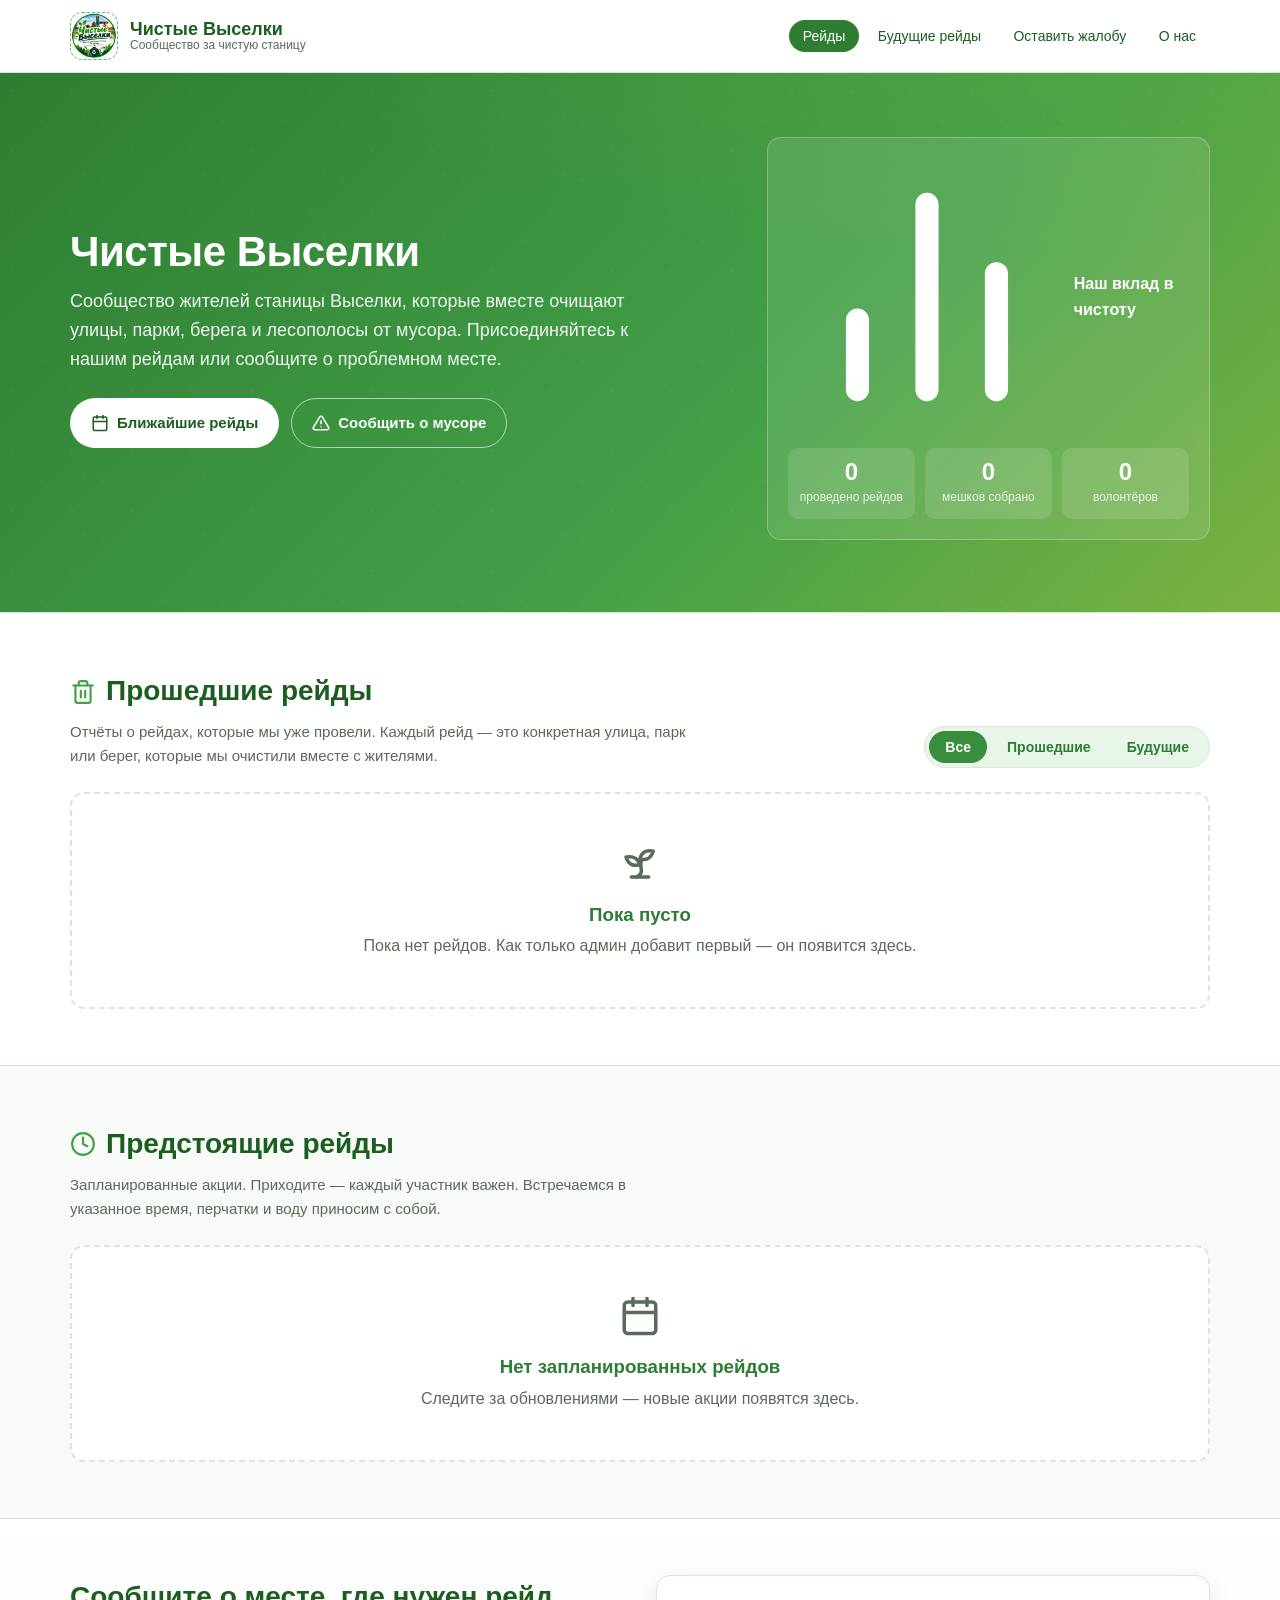
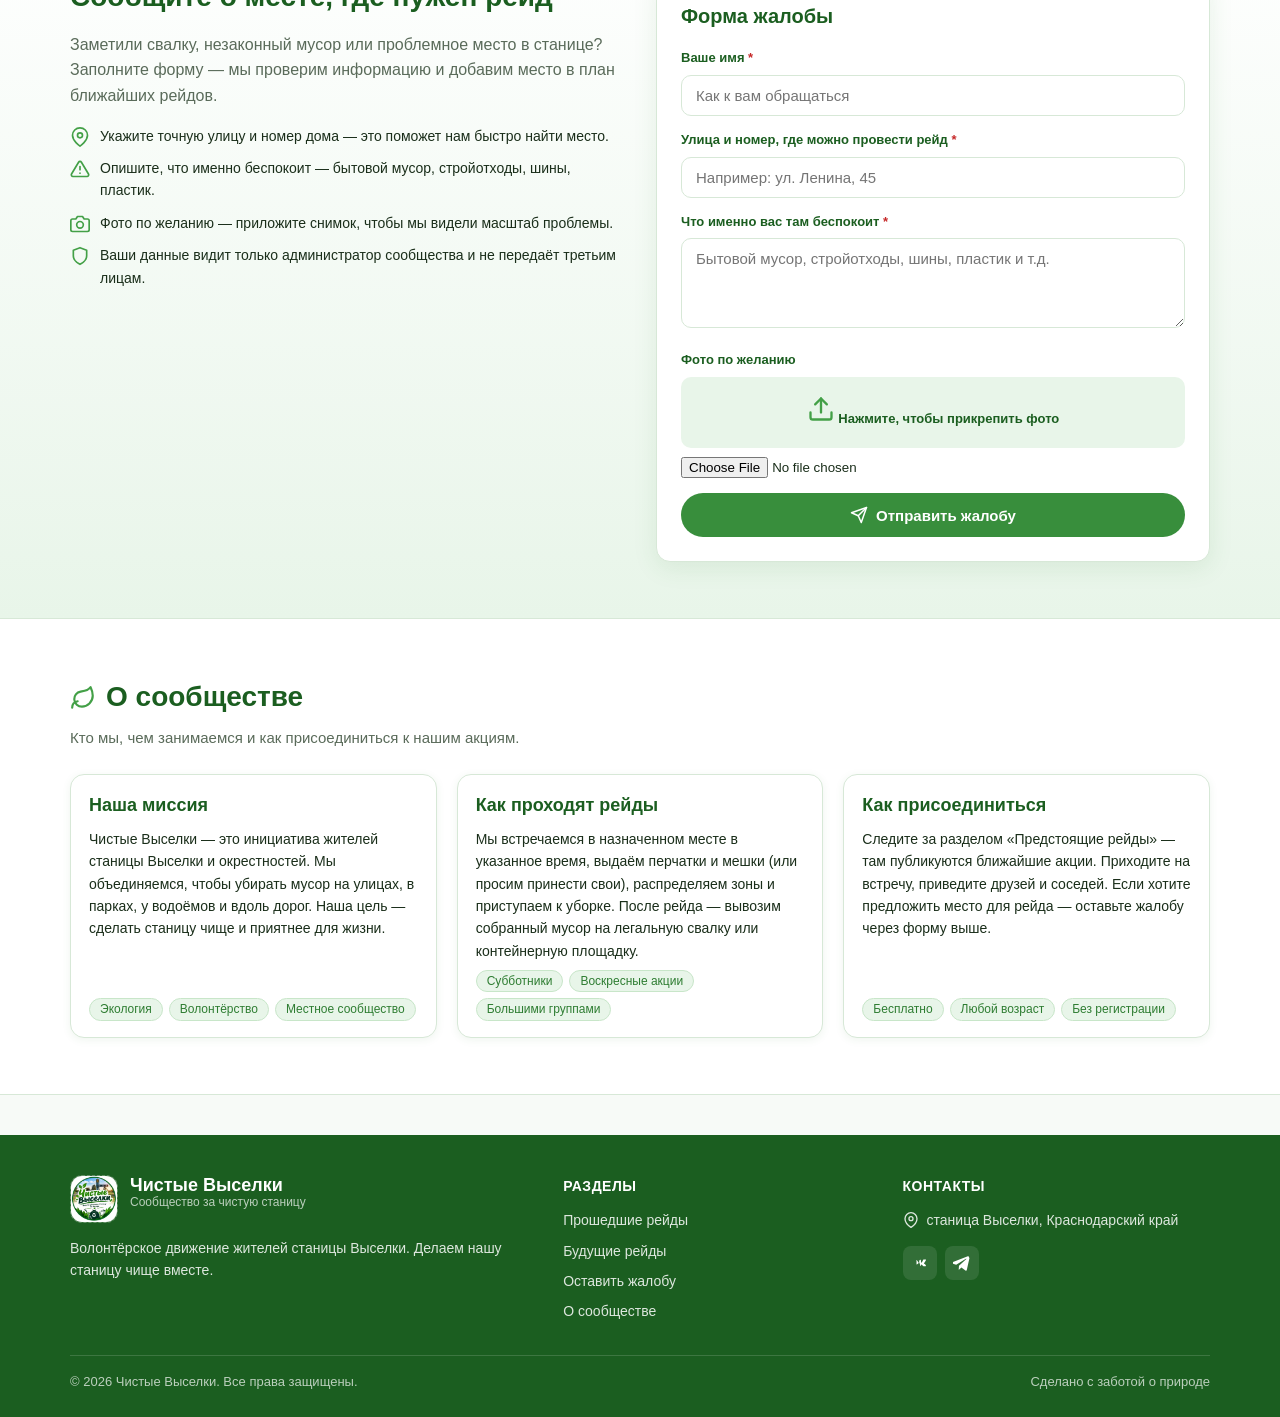
<file: index.html>
<!DOCTYPE html>
<html lang="ru">
<head>
<meta charset="UTF-8">
<meta name="viewport" content="width=device-width, initial-scale=1.0">
<title>Чистые Выселки — сообщество за чистую станицу</title>
<meta name="description" content="Чистые Выселки — сообщество жителей, которые очищают станицу Выселки от мусора. Информация о рейдах, подача жалоб, присоединиться к волонтёрам.">
<link rel="icon" type="image/png" href="logo.png">
<link rel="stylesheet" href="css/style.css">
</head>
<body>

<header class="site-header">
  <div class="header-inner">
    <a href="index.html" class="brand">
      <span class="logo-slot brand-logo" id="logoSlot">
        <svg viewBox="0 0 24 24" fill="none" stroke="currentColor" stroke-width="2" stroke-linecap="round" stroke-linejoin="round"><path d="M11 20A7 7 0 0 1 9.8 6.1C15.5 5 17 4.48 19 2c1 2 2 4.18 2 8 0 5.5-4.78 10-10 10z"/><path d="M2 21c0-3 1.85-5.36 5.08-6"/></svg>
      </span>
      <span class="brand-text">
        <span class="brand-title">Чистые Выселки</span>
        <span class="brand-sub">Сообщество за чистую станицу</span>
      </span>
    </a>
    <nav class="nav">
      <div class="nav-links" id="navLinks">
        <a href="#raids" class="active">Рейды</a>
        <a href="#upcoming">Будущие рейды</a>
        <a href="#complaint">Оставить жалобу</a>
        <a href="#about">О нас</a>
      </div>
      <button class="burger" id="burger" aria-label="Меню">
        <svg viewBox="0 0 24 24" fill="none" stroke="currentColor" stroke-width="2" stroke-linecap="round" stroke-linejoin="round"><line x1="3" y1="12" x2="21" y2="12"/><line x1="3" y1="6" x2="21" y2="6"/><line x1="3" y1="18" x2="21" y2="18"/></svg>
      </button>
    </nav>
  </div>
</header>

<section class="hero">
  <div class="container hero-inner">
    <div>
      <h1>Чистые Выселки</h1>
      <p class="lead">Сообщество жителей станицы Выселки, которые вместе очищают улицы, парки, берега и лесополосы от мусора. Присоединяйтесь к нашим рейдам или сообщите о проблемном месте.</p>
      <div class="hero-actions">
        <a href="#upcoming" class="btn btn-primary">
          <svg viewBox="0 0 24 24" fill="none" stroke="currentColor" stroke-width="2" stroke-linecap="round" stroke-linejoin="round"><rect x="3" y="4" width="18" height="18" rx="2"/><line x1="16" y1="2" x2="16" y2="6"/><line x1="8" y1="2" x2="8" y2="6"/><line x1="3" y1="10" x2="21" y2="10"/></svg>
          Ближайшие рейды
        </a>
        <a href="#complaint" class="btn btn-outline">
          <svg viewBox="0 0 24 24" fill="none" stroke="currentColor" stroke-width="2" stroke-linecap="round" stroke-linejoin="round"><path d="M10.29 3.86L1.82 18a2 2 0 0 0 1.71 3h16.94a2 2 0 0 0 1.71-3L13.71 3.86a2 2 0 0 0-3.42 0z"/><line x1="12" y1="9" x2="12" y2="13"/><line x1="12" y1="17" x2="12.01" y2="17"/></svg>
          Сообщить о мусоре
        </a>
      </div>
    </div>
    <div class="hero-card">
      <h3>
        <svg viewBox="0 0 24 24" fill="none" stroke="currentColor" stroke-width="2" stroke-linecap="round" stroke-linejoin="round"><line x1="18" y1="20" x2="18" y2="10"/><line x1="12" y1="20" x2="12" y2="4"/><line x1="6" y1="20" x2="6" y2="14"/></svg>
        Наш вклад в чистоту
      </h3>
      <div class="stats" id="heroStats">
        <div class="stat"><div class="num" id="statRaids">0</div><div class="lbl">проведено рейдов</div></div>
        <div class="stat"><div class="num" id="statBags">0</div><div class="lbl">мешков собрано</div></div>
        <div class="stat"><div class="num" id="statPeople">0</div><div class="lbl">волонтёров</div></div>
      </div>
    </div>
  </div>
</section>

<section class="section alt" id="raids">
  <div class="container">
    <div class="section-head">
      <div>
        <h2>
          <svg viewBox="0 0 24 24" fill="none" stroke="currentColor" stroke-width="2" stroke-linecap="round" stroke-linejoin="round"><path d="M3 6h18"/><path d="M19 6v14a2 2 0 0 1-2 2H7a2 2 0 0 1-2-2V6"/><path d="M8 6V4a2 2 0 0 1 2-2h4a2 2 0 0 1 2 2v2"/><line x1="10" y1="11" x2="10" y2="17"/><line x1="14" y1="11" x2="14" y2="17"/></svg>
          Прошедшие рейды
        </h2>
        <p>Отчёты о рейдах, которые мы уже провели. Каждый рейд — это конкретная улица, парк или берег, которые мы очистили вместе с жителями.</p>
      </div>
      <div class="tabs" id="raidTabs">
        <button class="tab active" data-filter="all">Все</button>
        <button class="tab" data-filter="past">Прошедшие</button>
        <button class="tab" data-filter="upcoming">Будущие</button>
      </div>
    </div>
    <div class="grid grid-raids" id="raidsGrid"></div>
  </div>
</section>

<section class="section" id="upcoming">
  <div class="container">
    <div class="section-head">
      <div>
        <h2>
          <svg viewBox="0 0 24 24" fill="none" stroke="currentColor" stroke-width="2" stroke-linecap="round" stroke-linejoin="round"><circle cx="12" cy="12" r="10"/><polyline points="12 6 12 12 16 14"/></svg>
          Предстоящие рейды
        </h2>
        <p>Запланированные акции. Приходите — каждый участник важен. Встречаемся в указанное время, перчатки и воду приносим с собой.</p>
      </div>
    </div>
    <div class="grid grid-upcoming" id="upcomingList"></div>
  </div>
</section>

<section class="section complaint-section" id="complaint">
  <div class="container complaint-grid">
    <div class="complaint-info">
      <h2>Сообщите о месте, где нужен рейд</h2>
      <p>Заметили свалку, незаконный мусор или проблемное место в станице? Заполните форму — мы проверим информацию и добавим место в план ближайших рейдов.</p>
      <ul class="complaint-list">
        <li>
          <svg viewBox="0 0 24 24" fill="none" stroke="currentColor" stroke-width="2" stroke-linecap="round" stroke-linejoin="round"><path d="M21 10c0 7-9 13-9 13s-9-6-9-13a9 9 0 0 1 18 0z"/><circle cx="12" cy="10" r="3"/></svg>
          <span>Укажите точную улицу и номер дома — это поможет нам быстро найти место.</span>
        </li>
        <li>
          <svg viewBox="0 0 24 24" fill="none" stroke="currentColor" stroke-width="2" stroke-linecap="round" stroke-linejoin="round"><path d="M10.29 3.86L1.82 18a2 2 0 0 0 1.71 3h16.94a2 2 0 0 0 1.71-3L13.71 3.86a2 2 0 0 0-3.42 0z"/><line x1="12" y1="9" x2="12" y2="13"/><line x1="12" y1="17" x2="12.01" y2="17"/></svg>
          <span>Опишите, что именно беспокоит — бытовой мусор, стройотходы, шины, пластик.</span>
        </li>
        <li>
          <svg viewBox="0 0 24 24" fill="none" stroke="currentColor" stroke-width="2" stroke-linecap="round" stroke-linejoin="round"><path d="M23 19a2 2 0 0 1-2 2H3a2 2 0 0 1-2-2V8a2 2 0 0 1 2-2h4l2-3h6l2 3h4a2 2 0 0 1 2 2z"/><circle cx="12" cy="13" r="4"/></svg>
          <span>Фото по желанию — приложите снимок, чтобы мы видели масштаб проблемы.</span>
        </li>
        <li>
          <svg viewBox="0 0 24 24" fill="none" stroke="currentColor" stroke-width="2" stroke-linecap="round" stroke-linejoin="round"><path d="M12 22s8-4 8-10V5l-8-3-8 3v7c0 6 8 10 8 10z"/></svg>
          <span>Ваши данные видит только администратор сообщества и не передаёт третьим лицам.</span>
        </li>
      </ul>
    </div>

    <div class="form-card">
      <h3>Форма жалобы</h3>
      <div id="complaintAlert"></div>
      <form id="complaintForm" autocomplete="off">
        <div class="field">
          <label for="cName">Ваше имя <span class="req">*</span></label>
          <input type="text" id="cName" name="name" placeholder="Как к вам обращаться" required maxlength="80">
        </div>
        <div class="field">
          <label for="cAddress">Улица и номер, где можно провести рейд <span class="req">*</span></label>
          <input type="text" id="cAddress" name="address" placeholder="Например: ул. Ленина, 45" required maxlength="120">
        </div>
        <div class="field">
          <label for="cProblem">Что именно вас там беспокоит <span class="req">*</span></label>
          <textarea id="cProblem" name="problem" placeholder="Бытовой мусор, стройотходы, шины, пластик и т.д." required maxlength="600"></textarea>
        </div>
        <div class="field">
          <label>Фото по желанию</label>
          <label class="file-drop" for="cPhoto">
            <svg viewBox="0 0 24 24" fill="none" stroke="currentColor" stroke-width="2" stroke-linecap="round" stroke-linejoin="round"><path d="M21 15v4a2 2 0 0 1-2 2H5a2 2 0 0 1-2-2v-4"/><polyline points="17 8 12 3 7 8"/><line x1="12" y1="3" x2="12" y2="15"/></svg>
            <span id="cPhotoLabel">Нажмите, чтобы прикрепить фото</span>
            <span class="filename" id="cFileName"></span>
          </label>
          <input type="file" id="cPhoto" accept="image/*">
          <div class="preview-img" id="cPreview" style="display:none"></div>
        </div>
        <button type="submit" class="btn btn-solid" style="width:100%;justify-content:center">
          <svg viewBox="0 0 24 24" fill="none" stroke="currentColor" stroke-width="2" stroke-linecap="round" stroke-linejoin="round"><line x1="22" y1="2" x2="11" y2="13"/><polygon points="22 2 15 22 11 13 2 9 22 2"/></svg>
          Отправить жалобу
        </button>
      </form>
    </div>
  </div>
</section>

<section class="section alt" id="about">
  <div class="container">
    <div class="section-head">
      <div>
        <h2>
          <svg viewBox="0 0 24 24" fill="none" stroke="currentColor" stroke-width="2" stroke-linecap="round" stroke-linejoin="round"><path d="M11 20A7 7 0 0 1 9.8 6.1C15.5 5 17 4.48 19 2c1 2 2 4.18 2 8 0 5.5-4.78 10-10 10z"/><path d="M2 21c0-3 1.85-5.36 5.08-6"/></svg>
          О сообществе
        </h2>
        <p>Кто мы, чем занимаемся и как присоединиться к нашим акциям.</p>
      </div>
    </div>
    <div class="grid grid-raids">
      <div class="card">
        <div class="card-body">
          <h3>Наша миссия</h3>
          <p class="card-desc">Чистые Выселки — это инициатива жителей станицы Выселки и окрестностей. Мы объединяемся, чтобы убирать мусор на улицах, в парках, у водоёмов и вдоль дорог. Наша цель — сделать станицу чище и приятнее для жизни.</p>
          <div class="card-tags">
            <span class="tag">Экология</span>
            <span class="tag">Волонтёрство</span>
            <span class="tag">Местное сообщество</span>
          </div>
        </div>
      </div>
      <div class="card">
        <div class="card-body">
          <h3>Как проходят рейды</h3>
          <p class="card-desc">Мы встречаемся в назначенном месте в указанное время, выдаём перчатки и мешки (или просим принести свои), распределяем зоны и приступаем к уборке. После рейда — вывозим собранный мусор на легальную свалку или контейнерную площадку.</p>
          <div class="card-tags">
            <span class="tag">Субботники</span>
            <span class="tag">Воскресные акции</span>
            <span class="tag">Большими группами</span>
          </div>
        </div>
      </div>
      <div class="card">
        <div class="card-body">
          <h3>Как присоединиться</h3>
          <p class="card-desc">Следите за разделом «Предстоящие рейды» — там публикуются ближайшие акции. Приходите на встречу, приведите друзей и соседей. Если хотите предложить место для рейда — оставьте жалобу через форму выше.</p>
          <div class="card-tags">
            <span class="tag">Бесплатно</span>
            <span class="tag">Любой возраст</span>
            <span class="tag">Без регистрации</span>
          </div>
        </div>
      </div>
    </div>
  </div>
</section>

<footer class="site-footer">
  <div class="container">
    <div class="footer-grid">
      <div class="footer-col">
        <div class="brand">
          <span class="logo-slot brand-logo" style="background:rgba(255,255,255,.1);border-color:rgba(255,255,255,.25)">
            <svg viewBox="0 0 24 24" fill="none" stroke="#fff" stroke-width="2" stroke-linecap="round" stroke-linejoin="round" style="color:#fff"><path d="M11 20A7 7 0 0 1 9.8 6.1C15.5 5 17 4.48 19 2c1 2 2 4.18 2 8 0 5.5-4.78 10-10 10z"/><path d="M2 21c0-3 1.85-5.36 5.08-6"/></svg>
          </span>
          <span class="brand-text">
            <span class="brand-title">Чистые Выселки</span>
            <span class="brand-sub">Сообщество за чистую станицу</span>
          </span>
        </div>
        <p style="margin-top:14px">Волонтёрское движение жителей станицы Выселки. Делаем нашу станицу чище вместе.</p>
      </div>
      <div class="footer-col">
        <h4>Разделы</h4>
        <p><a href="#raids" style="color:rgba(255,255,255,.85)">Прошедшие рейды</a></p>
        <p><a href="#upcoming" style="color:rgba(255,255,255,.85)">Будущие рейды</a></p>
        <p><a href="#complaint" style="color:rgba(255,255,255,.85)">Оставить жалобу</a></p>
        <p><a href="#about" style="color:rgba(255,255,255,.85)">О сообществе</a></p>
      </div>
      <div class="footer-col">
        <h4>Контакты</h4>
        <p style="display:flex;align-items:center;gap:8px">
          <svg width="16" height="16" viewBox="0 0 24 24" fill="none" stroke="currentColor" stroke-width="2" stroke-linecap="round" stroke-linejoin="round"><path d="M21 10c0 7-9 13-9 13s-9-6-9-13a9 9 0 0 1 18 0z"/><circle cx="12" cy="10" r="3"/></svg>
          станица Выселки, Краснодарский край
        </p>
        <div class="social" style="margin-top:14px">
          <a href="#" aria-label="VK">
            <svg viewBox="0 0 24 24" fill="currentColor"><path d="M12.785 16.241s.288-.032.435-.193c.135-.148.131-.426.131-.426s-.019-1.302.576-1.495c.587-.19 1.341 1.262 2.142 1.82.605.422 1.064.33 1.064.33l2.137-.03s1.117-.071.587-.964c-.043-.073-.308-.661-1.588-1.87-1.34-1.264-1.16-1.059.453-3.246.983-1.332 1.376-2.145 1.253-2.493-.117-.332-.84-.244-.84-.244l-2.406.015s-.178-.024-.31.056c-.13.079-.213.262-.213.262s-.382 1.03-.89 1.907c-1.07 1.85-1.499 1.948-1.674 1.832-.407-.267-.305-1.575-.305-1.575s.04-1.504-.296-2.057c-.252-.415-.738-.319-.923-.244-.407.165-.617.466-.617.466s-.527 1.096-.587 1.832c-.06.737.001 1.864.001 1.864s-.06.295-.354.131c-.244-.135-.487-.487-.852-.964-.335-.435-.602-.949-.602-.949l-1.137-1.832s-.227-.453-.508-.262c-.294.198-.131 1.043-.131 1.043l.022 4.542s-.043.435.193.524c.27.105.852-.262.852-.262l1.95-1.65s.516-.786.786-.786z"/></svg>
          </a>
          <a href="#" aria-label="Telegram">
            <svg viewBox="0 0 24 24" fill="currentColor"><path d="M21.944 4.364L18.48 20.04c-.262 1.16-.95 1.446-1.92.9l-5.32-3.92-2.57 2.475c-.285.285-.524.524-1.073.524l.384-5.418 9.86-8.91c.43-.384-.093-.596-.668-.213L4.27 13.24l-5.243-1.642c-1.14-.356-1.16-1.14.24-1.69l20.5-7.91c.95-.355 1.78.213 1.472 1.366z" transform="translate(0 1)"/></svg>
          </a>
        </div>
      </div>
    </div>
    <div class="footer-bottom">
      <span>&copy; <span id="year">2026</span> Чистые Выселки. Все права защищены.</span>
      <span>Сделано с заботой о природе</span>
    </div>
  </div>
</footer>

<button class="fab" id="fabTop" aria-label="Наверх" title="Наверх" style="display:none">
  <svg viewBox="0 0 24 24" fill="none" stroke="currentColor" stroke-width="2" stroke-linecap="round" stroke-linejoin="round"><line x1="12" y1="19" x2="12" y2="5"/><polyline points="5 12 12 5 19 12"/></svg>
</button>

<script src="js/icons.js"></script>
<script src="js/data.js"></script>
<script src="js/main.js"></script>
</body>
</html>
</file>
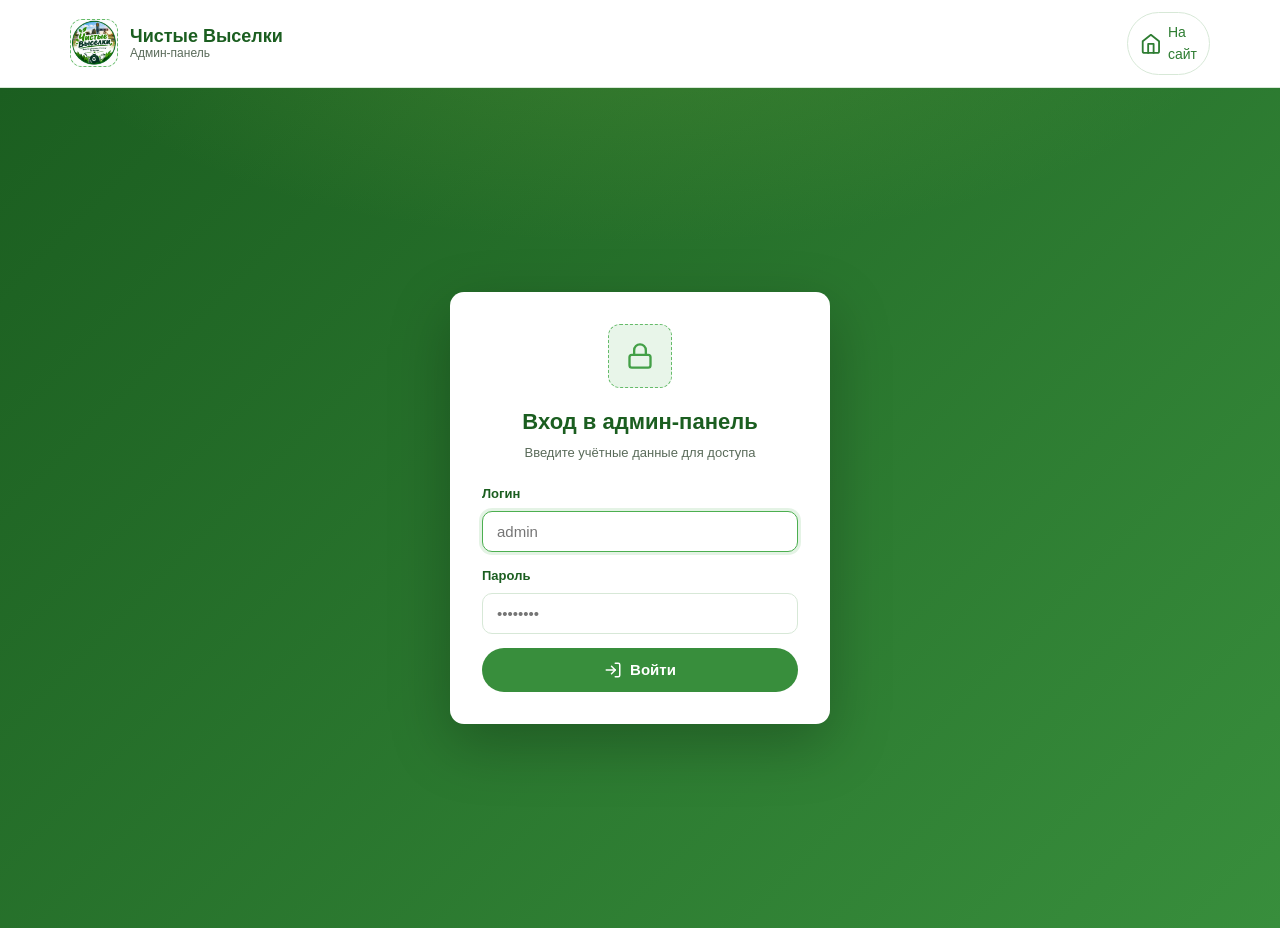
<file: admin/index.html>
<!DOCTYPE html>
<html lang="ru">
<head>
<meta charset="UTF-8">
<meta name="viewport" content="width=device-width, initial-scale=1.0">
<title>Вход в админ-панель — Чистые Выселки</title>
<meta name="robots" content="noindex,nofollow">
<link rel="icon" type="image/png" href="../logo.png">
<link rel="stylesheet" href="../css/style.css">
</head>
<body>

<header class="site-header">
  <div class="header-inner">
    <a href="../index.html" class="brand">
      <span class="logo-slot brand-logo">
        <svg viewBox="0 0 24 24" fill="none" stroke="currentColor" stroke-width="2" stroke-linecap="round" stroke-linejoin="round"><path d="M11 20A7 7 0 0 1 9.8 6.1C15.5 5 17 4.48 19 2c1 2 2 4.18 2 8 0 5.5-4.78 10-10 10z"/><path d="M2 21c0-3 1.85-5.36 5.08-6"/></svg>
      </span>
      <span class="brand-text">
        <span class="brand-title">Чистые Выселки</span>
        <span class="brand-sub">Админ-панель</span>
      </span>
    </a>
    <nav class="nav">
      <a href="../index.html" class="admin-link">
        <svg viewBox="0 0 24 24" fill="none" stroke="currentColor" stroke-width="2" stroke-linecap="round" stroke-linejoin="round"><path d="M3 9l9-7 9 7v11a2 2 0 0 1-2 2H5a2 2 0 0 1-2-2z"/><polyline points="9 22 9 12 15 12 15 22"/></svg>
        На сайт
      </a>
    </nav>
  </div>
</header>

<main class="login-wrap" id="loginWrap">
  <div class="login-card">
    <div class="logo-slot">
      <svg viewBox="0 0 24 24" fill="none" stroke="currentColor" stroke-width="2" stroke-linecap="round" stroke-linejoin="round"><rect x="3" y="11" width="18" height="11" rx="2"/><path d="M7 11V7a5 5 0 0 1 10 0v4"/></svg>
    </div>
    <h1>Вход в админ-панель</h1>
    <p class="sub">Введите учётные данные для доступа</p>
    <div id="loginAlert"></div>
    <form id="loginForm" autocomplete="off">
      <div class="field">
        <label for="username">Логин</label>
        <input type="text" id="username" name="username" placeholder="admin" required autofocus>
      </div>
      <div class="field">
        <label for="password">Пароль</label>
        <input type="password" id="password" name="password" placeholder="••••••••" required>
      </div>
      <button type="submit" class="btn btn-solid" style="width:100%;justify-content:center">
        <svg viewBox="0 0 24 24" fill="none" stroke="currentColor" stroke-width="2" stroke-linecap="round" stroke-linejoin="round"><path d="M15 3h4a2 2 0 0 1 2 2v14a2 2 0 0 1-2 2h-4"/><polyline points="10 17 15 12 10 7"/><line x1="15" y1="12" x2="3" y2="12"/></svg>
        Войти
      </button>
    </form>
  </div>
</main>

<div id="adminApp" style="display:none"></div>

<script src="../js/icons.js"></script>
<script src="../js/data.js"></script>
<script src="../js/admin.js"></script>
</body>
</html>
</file>
<file: css/style.css>
:root{
  --green-900:#1b5e20;
  --green-800:#2e7d32;
  --green-700:#388e3c;
  --green-600:#43a047;
  --green-500:#4caf50;
  --green-400:#66bb6a;
  --green-200:#a5d6a7;
  --green-100:#c8e6c9;
  --green-50:#e8f5e9;
  --leaf:#7cb342;
  --earth:#5d4037;
  --paper:#f7faf7;
  --ink:#1a2e1a;
  --muted:#5a6b5a;
  --line:#d7e8d7;
  --danger:#c62828;
  --danger-bg:#fdecea;
  --warn:#f9a825;
  --shadow:0 6px 24px rgba(46,125,50,.10);
  --shadow-sm:0 2px 8px rgba(46,125,50,.08);
  --radius:14px;
  --radius-sm:10px;
  --maxw:1180px;
}

*{box-sizing:border-box}
html,body{margin:0;padding:0}
body{
  font-family:'Segoe UI',Roboto,'Helvetica Neue',Arial,sans-serif;
  background:var(--paper);
  color:var(--ink);
  line-height:1.6;
  font-size:16px;
  -webkit-font-smoothing:antialiased;
}
a{color:var(--green-800);text-decoration:none}
a:hover{color:var(--green-900);text-decoration:underline}
img{max-width:100%;display:block}
button{font-family:inherit;cursor:pointer}

.container{max-width:var(--maxw);margin:0 auto;padding:0 20px}

.site-header{
  position:sticky;top:0;z-index:50;
  background:rgba(255,255,255,.92);
  backdrop-filter:saturate(160%) blur(8px);
  border-bottom:1px solid var(--line);
}
.header-inner{
  display:flex;align-items:center;gap:14px;
  padding:12px 20px;max-width:var(--maxw);margin:0 auto;
}
.brand{display:flex;align-items:center;gap:12px;text-decoration:none;color:var(--ink)}
.brand:hover{text-decoration:none}
.logo-slot{
  width:48px;height:48px;border-radius:12px;
  background:var(--green-50);
  border:1px dashed var(--green-400);
  display:flex;align-items:center;justify-content:center;
  overflow:hidden;flex-shrink:0;
}
.logo-slot img{width:100%;height:100%;object-fit:cover}
.logo-slot svg{width:28px;height:28px;color:var(--green-600)}
.brand-text{display:flex;flex-direction:column;line-height:1.15}
.brand-title{font-weight:700;font-size:18px;color:var(--green-900)}
.brand-sub{font-size:12px;color:var(--muted)}

.nav{margin-left:auto;display:flex;gap:6px;align-items:center}
.nav a{
  padding:8px 14px;border-radius:999px;
  color:var(--green-900);font-weight:500;font-size:14px;
}
.nav a:hover{background:var(--green-50);text-decoration:none}
.nav a.active{background:var(--green-800);color:#fff}
.nav .admin-link{
  display:flex;align-items:center;gap:6px;
  padding:8px 12px;border-radius:999px;
  border:1px solid var(--line);color:var(--green-800);
  background:#fff;
}
.nav .admin-link:hover{background:var(--green-50)}

.hero{
  position:relative;overflow:hidden;
  background:
    radial-gradient(1200px 400px at 80% -10%,rgba(124,179,66,.25),transparent 60%),
    linear-gradient(135deg,var(--green-800) 0%,var(--green-600) 60%,var(--leaf) 100%);
  color:#fff;padding:64px 0 72px;
}
.hero::after{
  content:"";position:absolute;inset:0;
  background-image:
    radial-gradient(circle at 20% 30%,rgba(255,255,255,.06) 0,transparent 2px),
    radial-gradient(circle at 70% 80%,rgba(255,255,255,.05) 0,transparent 2px),
    radial-gradient(circle at 40% 70%,rgba(255,255,255,.04) 0,transparent 2px);
  background-size:60px 60px;
  pointer-events:none;
}
.hero-inner{position:relative;z-index:1;display:grid;grid-template-columns:1.2fr .8fr;gap:32px;align-items:center}
.hero h1{font-size:42px;margin:0 0 12px;letter-spacing:-.5px;line-height:1.1}
.hero p.lead{font-size:18px;color:rgba(255,255,255,.92);margin:0 0 24px;max-width:560px}
.hero-actions{display:flex;gap:12px;flex-wrap:wrap}
.btn{
  display:inline-flex;align-items:center;gap:8px;
  padding:12px 20px;border-radius:999px;font-weight:600;
  border:1px solid transparent;font-size:15px;transition:transform .12s ease,background .2s ease;
}
.btn:hover{transform:translateY(-1px);text-decoration:none}
.btn-primary{background:#fff;color:var(--green-900)}
.btn-primary:hover{background:var(--green-50)}
.btn-outline{background:transparent;color:#fff;border-color:rgba(255,255,255,.6)}
.btn-outline:hover{background:rgba(255,255,255,.12)}
.btn-solid{background:var(--green-700);color:#fff}
.btn-solid:hover{background:var(--green-800)}
.btn-danger{background:var(--danger);color:#fff}
.btn-ghost{background:transparent;color:var(--green-800);border-color:var(--line)}
.btn-ghost:hover{background:var(--green-50)}
.btn-sm{padding:8px 14px;font-size:13px}
.btn svg{width:18px;height:18px}

.hero-card{
  background:rgba(255,255,255,.10);
  border:1px solid rgba(255,255,255,.25);
  border-radius:var(--radius);
  padding:20px;backdrop-filter:blur(6px);
}
.hero-card h3{margin:0 0 12px;font-size:16px;color:#fff;display:flex;align-items:center;gap:8px}
.stats{display:grid;grid-template-columns:repeat(3,1fr);gap:10px}
.stat{background:rgba(255,255,255,.12);border-radius:10px;padding:12px;text-align:center}
.stat .num{font-size:24px;font-weight:700;color:#fff;line-height:1}
.stat .lbl{font-size:12px;color:rgba(255,255,255,.85);margin-top:4px}

.section{padding:56px 0}
.section.alt{background:#fff;border-top:1px solid var(--line);border-bottom:1px solid var(--line)}
.section-head{display:flex;align-items:flex-end;justify-content:space-between;gap:16px;margin-bottom:24px;flex-wrap:wrap}
.section-head h2{margin:0;font-size:28px;color:var(--green-900);display:flex;align-items:center;gap:10px}
.section-head h2 svg{width:26px;height:26px;color:var(--green-600)}
.section-head p{margin:6px 0 0;color:var(--muted);max-width:620px;font-size:15px}

.tabs{display:inline-flex;background:var(--green-50);border:1px solid var(--line);border-radius:999px;padding:4px;gap:4px}
.tab{
  padding:8px 16px;border-radius:999px;font-size:14px;font-weight:600;
  color:var(--green-800);background:transparent;border:none;
}
.tab.active{background:var(--green-700);color:#fff}

.grid{display:grid;gap:20px}
.grid-raids{grid-template-columns:repeat(auto-fill,minmax(320px,1fr))}
.grid-upcoming{grid-template-columns:repeat(auto-fill,minmax(360px,1fr))}

.card{
  background:#fff;border:1px solid var(--line);border-radius:var(--radius);
  overflow:hidden;box-shadow:var(--shadow-sm);transition:transform .15s ease,box-shadow .15s ease;
  display:flex;flex-direction:column;
}
.card:hover{transform:translateY(-3px);box-shadow:var(--shadow)}
.card-img{height:200px;background:var(--green-100);position:relative;overflow:hidden}
.card-img img{width:100%;height:100%;object-fit:cover}
.card-img .placeholder{
  width:100%;height:100%;display:flex;align-items:center;justify-content:center;
  color:var(--green-700);
}
.card-img .placeholder svg{width:48px;height:48px;opacity:.6}
.card-img-clickable{
  height:200px;background:var(--green-100);position:relative;overflow:hidden;
  cursor:pointer;outline:none;
}
.card-img-clickable:hover img{transform:scale(1.05)}
.card-img-clickable img{width:100%;height:100%;object-fit:cover;transition:transform .25s ease}
.card-img-clickable .placeholder{width:100%;height:100%;display:flex;align-items:center;justify-content:center;color:var(--green-700)}
.card-img-clickable .placeholder svg{width:48px;height:48px;opacity:.6}
.card-img-clickable:focus-visible{box-shadow:inset 0 0 0 3px var(--green-500)}
.card-badge{
  position:absolute;top:10px;left:10px;
  background:var(--green-700);color:#fff;font-size:12px;font-weight:600;
  padding:4px 10px;border-radius:999px;display:flex;align-items:center;gap:6px;
}
.card-badge.upcoming{background:var(--warn);color:#3e2723}
.card-badge svg{width:14px;height:14px}
.card-body{padding:16px 18px;display:flex;flex-direction:column;gap:8px;flex:1}
.card-body h3{margin:0;font-size:18px;color:var(--green-900)}
.card-meta{display:flex;flex-wrap:wrap;gap:12px;color:var(--muted);font-size:13px}
.card-meta span{display:flex;align-items:center;gap:6px}
.card-meta svg{width:15px;height:15px;color:var(--green-600)}
.card-desc{color:var(--ink);font-size:14px;margin:0}
.card-tags{display:flex;gap:6px;flex-wrap:wrap;margin-top:auto}
.tag{display:inline-flex;align-items:center;gap:4px;background:var(--green-50);color:var(--green-800);border:1px solid var(--green-100);padding:3px 10px;border-radius:999px;font-size:12px;font-weight:500;line-height:1.2;white-space:nowrap}
.tag svg{width:12px;height:12px;flex-shrink:0}

.upcoming-item{
  background:#fff;border:1px solid var(--line);border-radius:var(--radius);
  padding:18px 20px;display:grid;grid-template-columns:auto 1fr auto;gap:16px;align-items:center;
  box-shadow:var(--shadow-sm);
}
.date-block{
  background:var(--green-800);color:#fff;border-radius:10px;padding:8px 12px;
  text-align:center;min-width:62px;
}
.date-block .d{font-size:22px;font-weight:700;line-height:1}
.date-block .m{font-size:11px;text-transform:uppercase;letter-spacing:.5px;opacity:.9;margin-top:2px}
.upcoming-info h3{margin:0 0 4px;font-size:17px;color:var(--green-900)}
.upcoming-info p{margin:0;color:var(--muted);font-size:14px;display:flex;align-items:center;gap:6px}
.upcoming-info p svg{width:14px;height:14px;color:var(--green-600)}
.upcoming-actions{display:flex;gap:8px;align-items:center;flex-wrap:wrap}

.empty{
  text-align:center;padding:48px 20px;border:2px dashed var(--line);border-radius:var(--radius);
  color:var(--muted);background:#fff;
}
.empty svg{width:42px;height:42px;color:var(--green-300);margin-bottom:8px}
.empty h3{margin:0 0 4px;color:var(--green-800)}
.empty p{margin:0}

.complaint-section{background:linear-gradient(180deg,#fff 0%,var(--green-50) 100%);border-top:1px solid var(--line)}
.complaint-grid{display:grid;grid-template-columns:1fr 1fr;gap:32px;align-items:start}
.complaint-info h2{margin:0 0 12px;color:var(--green-900);font-size:28px}
.complaint-info p{color:var(--muted);margin:0 0 16px}
.complaint-list{list-style:none;padding:0;margin:16px 0 0;display:flex;flex-direction:column;gap:10px}
.complaint-list li{display:flex;gap:10px;align-items:flex-start;color:var(--ink);font-size:14px}
.complaint-list svg{width:20px;height:20px;color:var(--green-600);flex-shrink:0;margin-top:2px}

.form-card{
  background:#fff;border:1px solid var(--line);border-radius:var(--radius);
  padding:24px;box-shadow:var(--shadow);
}
.form-card h3{margin:0 0 16px;color:var(--green-900);font-size:20px}
.field{margin-bottom:14px}
.field label{display:block;font-size:13px;font-weight:600;color:var(--green-900);margin-bottom:6px}
.field label .req{color:var(--danger)}
.field input[type=text],
.field input[type=password],
.field textarea,
.field input[type=date],
.field input[type=time],
.field select{
  width:100%;padding:11px 14px;border:1px solid var(--line);border-radius:var(--radius-sm);
  font-size:15px;font-family:inherit;background:#fff;color:var(--ink);
  transition:border-color .15s ease,box-shadow .15s ease;
}
.field input:focus,
.field textarea:focus,
.field select:focus{
  outline:none;border-color:var(--green-500);
  box-shadow:0 0 0 3px rgba(76,175,80,.15);
}
.field textarea{resize:vertical;min-height:90px}
.field .hint{font-size:12px;color:var(--muted);margin-top:4px}

.file-drop{
  border:2px dashed var(--green-300);border-radius:var(--radius-sm);
  padding:18px;text-align:center;color:var(--muted);cursor:pointer;
  background:var(--green-50);transition:background .15s ease,border-color .15s ease;
  display:flex;flex-direction:column;align-items:center;gap:6px;
}
.file-drop:hover{background:var(--green-100);border-color:var(--green-500)}
.file-drop svg{width:28px;height:28px;color:var(--green-600)}
.file-drop .filename{font-size:13px;color:var(--green-800);word-break:break-all}
.file-drop input{display:none}
.preview-img{margin-top:10px;border-radius:8px;overflow:hidden;border:1px solid var(--line);max-height:160px}
.preview-img img{width:100%;height:100%;object-fit:cover}

.thumb-grid{display:grid;grid-template-columns:repeat(auto-fill,minmax(86px,1fr));gap:8px;margin-top:10px}
.thumb-item{position:relative;aspect-ratio:1;border-radius:8px;overflow:hidden;border:1px solid var(--line);background:var(--green-50)}
.thumb-item img{width:100%;height:100%;object-fit:cover}
.thumb-del{position:absolute;top:4px;right:4px;width:22px;height:22px;border-radius:50%;background:rgba(0,0,0,.6);color:#fff;border:none;display:flex;align-items:center;justify-content:center;cursor:pointer;padding:0}
.thumb-del svg{width:12px;height:12px;color:#fff}
.thumb-del:hover{background:var(--danger)}
.thumb-empty{padding:14px;text-align:center;color:var(--muted);font-size:13px;border:2px dashed var(--line);border-radius:8px;background:var(--green-50)}
.thumb-count{position:absolute;bottom:4px;left:4px;background:rgba(27,94,32,.85);color:#fff;font-size:11px;padding:2px 8px;border-radius:999px}
.photo-badge{position:absolute;top:10px;right:10px;background:rgba(0,0,0,.65);color:#fff;font-size:11px;padding:3px 8px;border-radius:999px;display:flex;align-items:center;gap:4px}
.photo-badge svg{width:12px;height:12px;color:#fff}

.alert{padding:12px 16px;border-radius:var(--radius-sm);font-size:14px;margin-bottom:14px;display:flex;gap:10px;align-items:center}
.alert svg{width:18px;height:18px;flex-shrink:0}
.alert-success{background:var(--green-50);border:1px solid var(--green-200);color:var(--green-900)}
.alert-error{background:var(--danger-bg);border:1px solid #f5c6cb;color:var(--danger)}
.alert-info{background:#e3f2fd;border:1px solid #bbdefb;color:#0d47a1}

.admin-bar{
  background:var(--green-900);color:#fff;padding:10px 0;font-size:13px;
}
.admin-bar .container{display:flex;align-items:center;gap:14px;flex-wrap:wrap}
.admin-bar .pill svg, .admin-bar a.pill svg{width:14px;height:14px}
.admin-bar .pill{background:rgba(255,255,255,.15);padding:4px 10px;border-radius:999px;display:inline-flex;align-items:center;gap:6px}

.login-wrap{min-height:calc(100vh - 60px);display:flex;align-items:center;justify-content:center;padding:40px 20px;
  background:
    radial-gradient(1000px 400px at 50% -10%,rgba(124,179,66,.25),transparent 60%),
    linear-gradient(135deg,var(--green-900) 0%,var(--green-700) 100%);
}
.login-card{
  background:#fff;border-radius:var(--radius);padding:32px;width:100%;max-width:380px;
  box-shadow:0 20px 60px rgba(0,0,0,.25);
}
.login-card .logo-slot{margin:0 auto 16px;width:64px;height:64px}
.login-card h1{text-align:center;margin:0 0 4px;color:var(--green-900);font-size:22px}
.login-card .sub{text-align:center;color:var(--muted);font-size:13px;margin:0 0 20px}

.admin-layout{display:grid;grid-template-columns:240px 1fr;gap:0;min-height:calc(100vh - 40px)}
.admin-sidebar{
  background:#fff;border-right:1px solid var(--line);padding:20px 14px;
  display:flex;flex-direction:column;gap:6px;
}
.admin-sidebar .label{font-size:11px;text-transform:uppercase;letter-spacing:.6px;color:var(--muted);padding:0 10px;margin:14px 0 6px}
.admin-nav-item{
  display:flex;align-items:center;gap:10px;padding:10px 12px;border-radius:10px;
  color:var(--ink);font-size:14px;font-weight:500;cursor:pointer;border:none;background:transparent;text-align:left;width:100%;
}
.admin-nav-item:hover{background:var(--green-50)}
.admin-nav-item.active{background:var(--green-800);color:#fff}
.admin-nav-item svg{width:16px;height:16px;flex-shrink:0}
.admin-sidebar .spacer{flex:1}
.admin-content{padding:24px 28px;overflow-x:hidden}
.admin-content h1{margin:0 0 4px;font-size:24px;color:var(--green-900);display:flex;align-items:center;gap:10px}
.admin-content h1 svg{width:22px;height:22px;color:var(--green-700);flex-shrink:0}
.admin-content h3 svg{width:16px;height:16px;color:var(--green-700);flex-shrink:0}
.admin-content p svg{width:15px;height:15px;color:var(--green-700);flex-shrink:0}
.admin-content .sub{color:var(--muted);margin:0 0 20px;font-size:14px}
.admin-content .icon-btn{width:28px;height:28px}
.admin-content .icon-btn svg{width:14px;height:14px}
.admin-content .btn svg{width:15px;height:15px}
.admin-content .pill svg{width:14px;height:14px}
.admin-bar svg{width:14px;height:14px}
.card-body h3 svg{width:16px;height:16px;color:var(--green-700);flex-shrink:0}

.panel{display:none}
.panel.active{display:block}

.toolbar{display:flex;gap:10px;flex-wrap:wrap;align-items:center;margin-bottom:16px}
.toolbar .search{
  flex:1;min-width:200px;padding:10px 14px;border:1px solid var(--line);
  border-radius:999px;font-size:14px;background:#fff;
}
.toolbar .search:focus{outline:none;border-color:var(--green-500);box-shadow:0 0 0 3px rgba(76,175,80,.15)}

.table{width:100%;border-collapse:collapse;background:#fff;border:1px solid var(--line);border-radius:var(--radius);overflow:hidden}
.table th,.table td{padding:12px 14px;text-align:left;border-bottom:1px solid var(--line);font-size:14px}
.table th{background:var(--green-50);color:var(--green-900);font-weight:600;font-size:13px;text-transform:uppercase;letter-spacing:.4px}
.table tr:last-child td{border-bottom:none}
.table tr:hover td{background:var(--green-50)}
.table .thumb{width:54px;height:40px;border-radius:6px;object-fit:cover;background:var(--green-100)}
.table .actions{display:flex;gap:6px}
.icon-btn{
  width:30px;height:30px;border-radius:8px;display:inline-flex;align-items:center;justify-content:center;
  border:1px solid var(--line);background:#fff;color:var(--green-800);
}
.icon-btn:hover{background:var(--green-50)}
.icon-btn.danger{color:var(--danger);border-color:#f5c6cb}
.icon-btn.danger:hover{background:var(--danger-bg)}
.icon-btn svg{width:16px;height:16px}

.modal-backdrop{
  position:fixed;inset:0;background:rgba(15,30,15,.5);backdrop-filter:blur(4px);
  display:none;align-items:flex-start;justify-content:center;z-index:100;padding:40px 20px;overflow-y:auto;
}
.modal-backdrop.open{display:flex}
.modal{
  background:#fff;border-radius:var(--radius);max-width:560px;width:100%;
  box-shadow:0 20px 60px rgba(0,0,0,.3);overflow:hidden;
  animation:slideIn .2s ease;
}
@keyframes slideIn{from{transform:translateY(-12px);opacity:0}to{transform:translateY(0);opacity:1}}
.modal-head{
  padding:18px 22px;border-bottom:1px solid var(--line);
  display:flex;align-items:center;justify-content:space-between;
  background:var(--green-50);
}
.modal-head h3{margin:0;color:var(--green-900);font-size:18px}
.modal-body{padding:22px}
.modal-foot{padding:14px 22px;border-top:1px solid var(--line);display:flex;justify-content:flex-end;gap:10px;background:#fafafa}

.row-2{display:grid;grid-template-columns:1fr 1fr;gap:12px}

.site-footer{
  background:var(--green-900);color:rgba(255,255,255,.85);
  padding:40px 0 24px;margin-top:40px;
}
.footer-grid{display:grid;grid-template-columns:1.5fr 1fr 1fr;gap:32px}
.footer-col h4{color:#fff;font-size:14px;margin:0 0 12px;text-transform:uppercase;letter-spacing:.5px}
.footer-col p{font-size:14px;margin:0 0 8px}
.footer-col .brand{color:#fff;align-items:flex-start}
.footer-col .brand-text .brand-title{color:#fff}
.footer-col .brand-text .brand-sub{color:rgba(255,255,255,.7)}
.footer-bottom{border-top:1px solid rgba(255,255,255,.15);margin-top:24px;padding-top:16px;font-size:13px;color:rgba(255,255,255,.7);display:flex;justify-content:space-between;flex-wrap:wrap;gap:10px}
.social{display:flex;gap:8px}
.social a{
  width:34px;height:34px;border-radius:8px;background:rgba(255,255,255,.1);
  display:flex;align-items:center;justify-content:center;color:#fff;
}
.social a:hover{background:rgba(255,255,255,.2);text-decoration:none}
.social svg{width:18px;height:18px}

.fab{
  position:fixed;bottom:24px;right:24px;width:54px;height:54px;border-radius:50%;
  background:var(--green-700);color:#fff;border:none;display:flex;align-items:center;justify-content:center;
  box-shadow:0 6px 20px rgba(46,125,50,.4);z-index:40;
}
.fab:hover{background:var(--green-800);transform:translateY(-2px)}
.fab svg{width:24px;height:24px}

.toast{
  position:fixed;bottom:24px;left:50%;transform:translateX(-50%) translateY(20px);
  background:var(--green-900);color:#fff;padding:12px 20px;border-radius:999px;
  font-size:14px;box-shadow:0 6px 20px rgba(0,0,0,.3);opacity:0;transition:all .25s ease;z-index:200;
  display:flex;align-items:center;gap:8px;
}
.toast.show{opacity:1;transform:translateX(-50%) translateY(0)}
.toast svg{width:18px;height:18px}

.burger{display:none;background:none;border:none;padding:8px;color:var(--green-800)}
.burger svg{width:24px;height:24px}

@media(max-width:900px){
  .hero-inner{grid-template-columns:1fr}
  .complaint-grid{grid-template-columns:1fr}
  .footer-grid{grid-template-columns:1fr;gap:20px}
  .admin-layout{grid-template-columns:1fr}
  .admin-sidebar{flex-direction:row;overflow-x:auto;padding:10px}
  .admin-sidebar .label,.admin-sidebar .spacer{display:none}
  .admin-nav-item{white-space:nowrap}
}

@media(max-width:680px){
  .nav .nav-links{display:none}
  .nav .nav-links.open{
    display:flex;flex-direction:column;position:absolute;top:64px;left:0;right:0;
    background:#fff;border-bottom:1px solid var(--line);padding:10px 16px;gap:6px;
  }
  .burger{display:inline-flex}
  .hero h1{font-size:30px}
  .hero p.lead{font-size:16px}
  .section-head h2{font-size:22px}
  .upcoming-item{grid-template-columns:auto 1fr;row-gap:10px}
  .upcoming-actions{grid-column:1/-1}
  .row-2{grid-template-columns:1fr}
}

.lightbox{
  position:fixed;inset:0;z-index:300;
  display:none;align-items:center;justify-content:center;
  padding:24px;
}
.lightbox.open{display:flex;animation:lbFade .2s ease}
@keyframes lbFade{from{opacity:0}to{opacity:1}}
.lb-backdrop{position:absolute;inset:0;background:rgba(8,20,8,.92);backdrop-filter:blur(8px)}
.lb-content{
  position:relative;z-index:1;max-width:1100px;width:100%;
  display:flex;flex-direction:column;align-items:center;gap:14px;
  max-height:calc(100vh - 48px);
}
.lb-stage{
  background:#000;border-radius:12px;overflow:hidden;
  max-height:calc(100vh - 180px);display:flex;align-items:center;justify-content:center;
  width:100%;
}
.lb-stage img{max-width:100%;max-height:calc(100vh - 180px);object-fit:contain;display:block}
.lb-info{
  text-align:center;color:#fff;width:100%;
}
.lb-info h3{margin:0 0 4px;font-size:18px;font-weight:600}
.lb-info p{margin:0 0 6px;font-size:13px;color:rgba(255,255,255,.75);display:flex;align-items:center;justify-content:center;gap:6px}
.lb-info p svg{width:14px;height:14px;color:rgba(255,255,255,.75)}
.lb-counter{
  display:inline-block;background:rgba(255,255,255,.15);
  padding:3px 12px;border-radius:999px;font-size:12px;color:#fff;
}
.lb-dots{display:flex;gap:6px;flex-wrap:wrap;justify-content:center}
.lb-dot{
  width:10px;height:10px;border-radius:50%;border:none;
  background:rgba(255,255,255,.35);cursor:pointer;padding:0;transition:background .15s ease,transform .15s ease;
}
.lb-dot:hover{background:rgba(255,255,255,.6)}
.lb-dot.active{background:#fff;transform:scale(1.2)}
.lb-close{
  position:absolute;top:18px;right:18px;z-index:2;
  width:42px;height:42px;border-radius:50%;border:none;
  background:rgba(255,255,255,.15);color:#fff;cursor:pointer;
  display:flex;align-items:center;justify-content:center;
  transition:background .15s ease;
}
.lb-close:hover{background:rgba(255,255,255,.3)}
.lb-close svg{width:20px;height:20px}
.lb-nav{
  position:absolute;top:50%;transform:translateY(-50%);z-index:2;
  width:48px;height:48px;border-radius:50%;border:none;
  background:rgba(255,255,255,.15);color:#fff;cursor:pointer;
  display:flex;align-items:center;justify-content:center;
  transition:background .15s ease;
}
.lb-nav:hover{background:rgba(255,255,255,.3)}
.lb-nav svg{width:22px;height:22px}
.lb-prev{left:24px}
.lb-next{right:24px}
@media(max-width:680px){
  .lightbox{padding:12px}
  .lb-stage{max-height:calc(100vh - 140px)}
  .lb-stage img{max-height:calc(100vh - 140px)}
  .lb-nav{width:38px;height:38px}
  .lb-prev{left:8px}
  .lb-next{right:8px}
  .lb-close{top:10px;right:10px;width:36px;height:36px}
  .lb-info h3{font-size:15px}
}

.gallery-trigger{cursor:pointer}

@keyframes cvSpin { from { transform: rotate(0deg); } to { transform: rotate(360deg); } }
.loading-state{ position: relative; pointer-events: none; }
.btn[disabled]{ opacity:.7; cursor:not-allowed; }
.btn[disabled] svg{ animation: cvSpin .8s linear infinite; }
.spin{ animation: cvSpin .8s linear infinite; display:inline-block; }

.banner{
  background:linear-gradient(90deg, var(--green-700), var(--green-600));
  color:#fff; padding:10px 16px; border-radius:8px; font-size:13px;
  display:flex; align-items:center; gap:10px; margin-bottom:16px;
}
.banner svg{ width:18px;height:18px; flex-shrink:0; }
.banner.warning{ background:linear-gradient(90deg, #b8540f, #d97706); }
</file>
